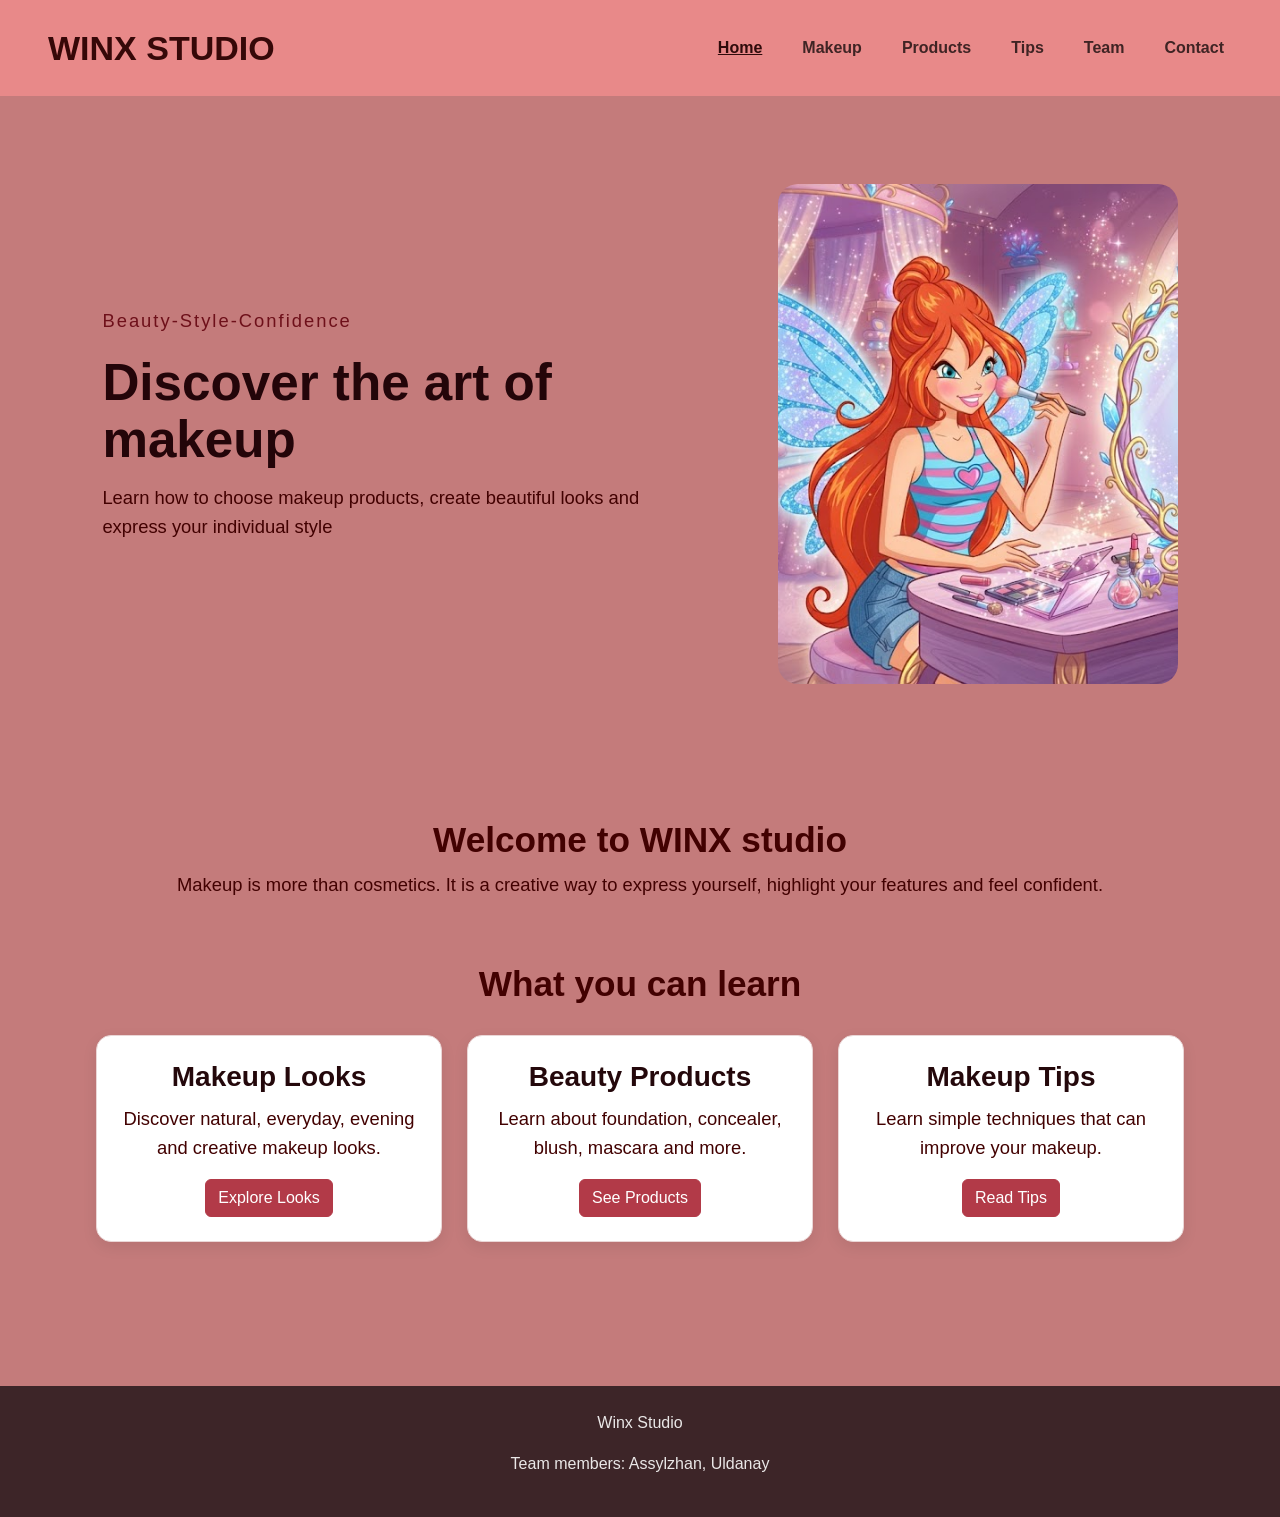
<file: index.html>
<!DOCTYPE html>
<html lang="en">
    <head>
        <meta charset="UTF-8">
        <meta name="viewport" content="width=device-width,initial-scale=1.0">
        <title>Winx Studio</title>
        <link href="https://cdn.jsdelivr.net/npm/bootstrap@5.3.3/dist/css/bootstrap.min.css" rel="stylesheet">
    <link rel="stylesheet" href="css/style.css">
    </head>
    <body>
        <header>
            <nav class="navbar navbar-expand-lg winx-navbar px-3 px-lg-5 py-3" aria-label="Main navigation">
            <a href="index.html" class="navbar-brand logo">WINX STUDIO</a>
            <button class="navbar-toggler" type="button" data-bs-toggle="collapse" data-bs-target="#mainNav" aria-controls="mainNav" aria-expanded="false" aria-label="Toggle navigation">
                <span class="navbar-toggler-icon"></span>
            </button>
            <div class="collapse navbar-collapse" id="mainNav">
                <ul class="navbar-nav ms-auto gap-lg-4">
                    <li class="nav-item"><a class="nav-link active" href="index.html" aria-current="page">Home</a></li>
                    <li class="nav-item"><a class="nav-link" href="makeup.html">Makeup</a></li>
                    <li class="nav-item"><a class="nav-link" href="products.html">Products</a></li>
                    <li class="nav-item"><a class="nav-link" href="tips.html">Tips</a></li>
                    <li class="nav-item"><a class="nav-link" href="team.html">Team</a></li>
                    <li class="nav-item"><a class="nav-link" href="contact.html">Contact</a></li>
                </ul>
            </div>
        </nav>
        </header>

        <main class="container-fluid px-0">
            <section class="hero">
                <div class="hero-text">
                    <p class="small-title">Beauty-Style-Confidence</p>
                    <h1>Discover the art of makeup</h1>
                    <p>Learn how to choose makeup products, create beautiful looks and express your individual style</p>
                </div>
                <div class="hero-image">
                    <img src="images/image.png" alt="Makeup">
                </div>
            </section>

            <section class="about-section py-5 px-3 px-md-5">
                <h2>Welcome to WINX studio</h2>
                <p>
                    Makeup is more than cosmetics.
                    It is a creative way to express yourself,
                    highlight your features and feel confident.
                </p>

                <section class="cards-section py-5 px-3 px-md-5">
                    <h2>What you can learn</h2>

                    <div class="cards">
                        <div class="winx-card p-4">
                            <h3>Makeup Looks</h3>
                            <p>
                                Discover natural, everyday,
                                evening and creative makeup looks.
                            </p>
                            <a href="makeup.html" class="btn btn-danger">Explore Looks</a>
                        </div>

                        <div class="winx-card p-4">
                            <h3>Beauty Products</h3>
                            <p>
                                Learn about foundation,
                                concealer, blush, mascara and more.
                            </p>
                            <a href="products.html" class="btn btn-danger">See Products</a>
                        </div>

                        <div class="winx-card p-4">
                            <h3>Makeup Tips</h3>
                            <p>
                                Learn simple techniques
                                that can improve your makeup.
                            </p>
                            <a href="tips.html" class="btn btn-danger">Read Tips</a>
                        </div>
                    </div>
                </section>
            </section>
        </main>

        <footer class="p-4 mt-5">
        <p>Winx Studio</p>
        <p>Team members: Assylzhan, Uldanay</p>
    </footer>
        <script src="https://cdn.jsdelivr.net/npm/bootstrap@5.3.3/dist/js/bootstrap.bundle.min.js"></script>
</body>
</html>
</file>
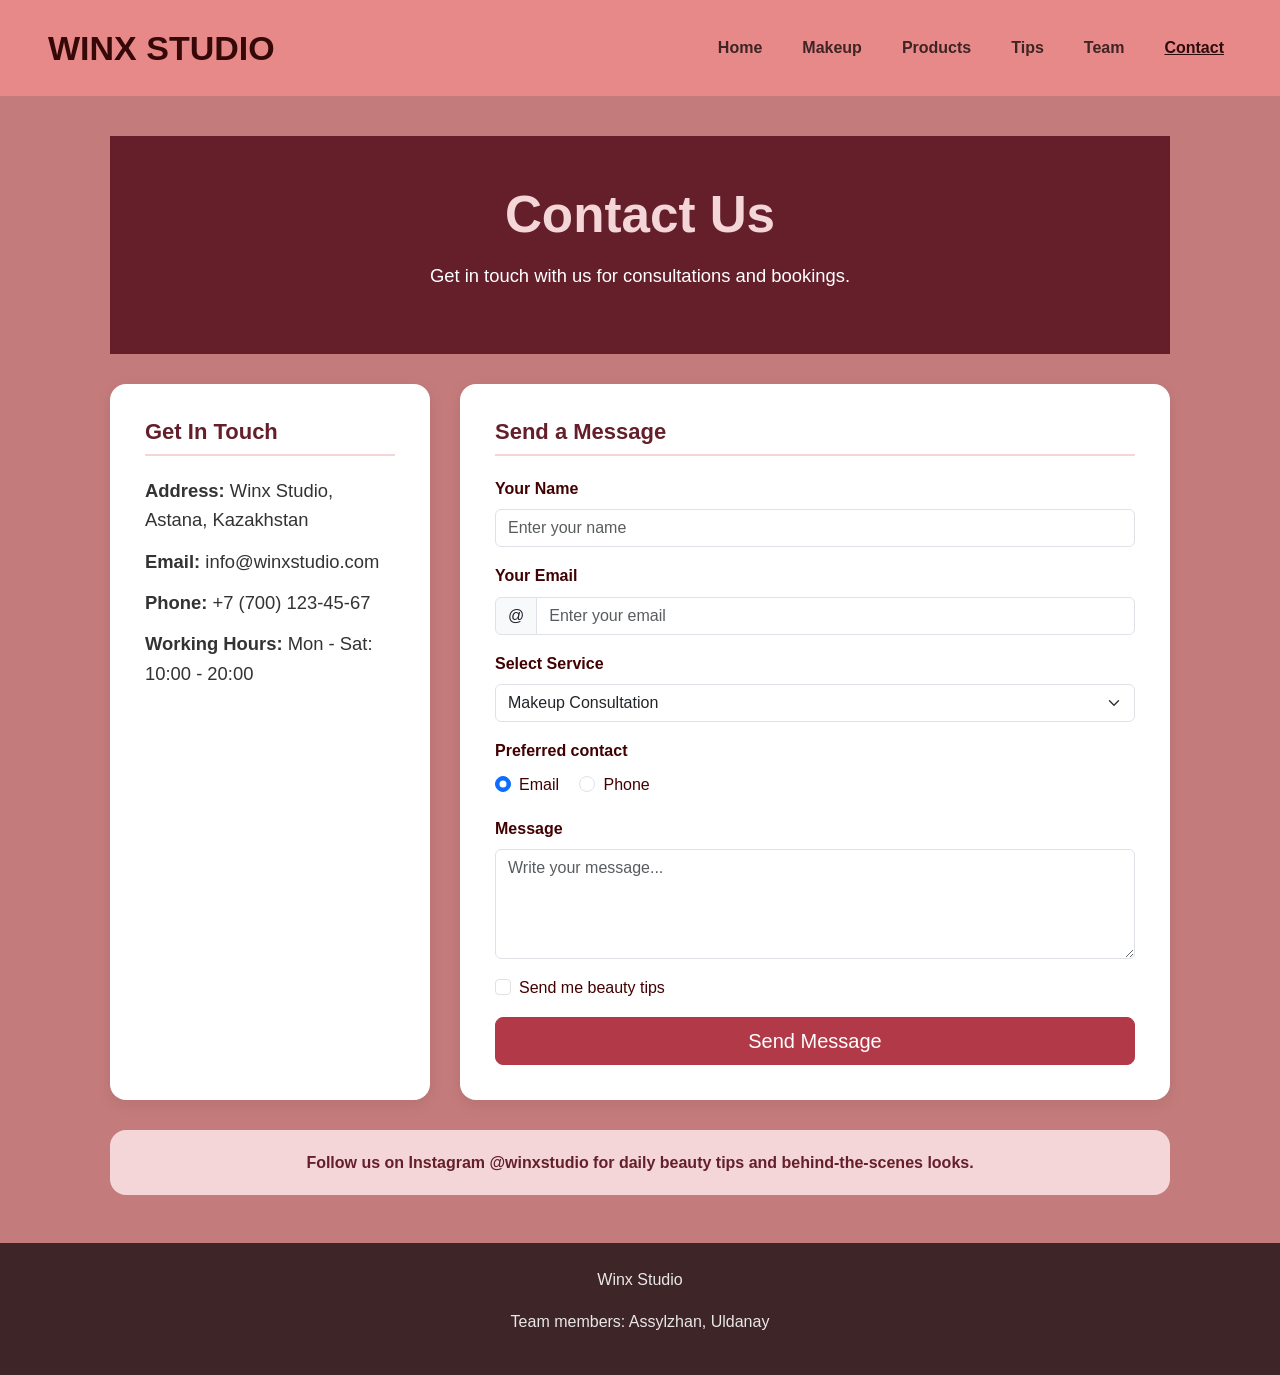
<file: contact.html>
<!DOCTYPE html>
<html lang="en">
<head>
    <meta charset="UTF-8">
    <meta name="viewport" content="width=device-width, initial-scale=1.0">
    <title>Contact Us - Winx Studio</title>
    <link href="https://cdn.jsdelivr.net/npm/bootstrap@5.3.3/dist/css/bootstrap.min.css" rel="stylesheet">
    <link rel="stylesheet" href="css/style.css">
</head>
<body>
    <header>
        <nav class="navbar navbar-expand-lg winx-navbar px-3 px-lg-5 py-3" aria-label="Main navigation">
            <a href="index.html" class="navbar-brand logo">WINX STUDIO</a>
            <button class="navbar-toggler" type="button" data-bs-toggle="collapse" data-bs-target="#mainNav" aria-controls="mainNav" aria-expanded="false" aria-label="Toggle navigation">
                <span class="navbar-toggler-icon"></span>
            </button>
            <div class="collapse navbar-collapse" id="mainNav">
                <ul class="navbar-nav ms-auto gap-lg-4">
                    <li class="nav-item"><a class="nav-link" href="index.html">Home</a></li>
                    <li class="nav-item"><a class="nav-link" href="makeup.html">Makeup</a></li>
                    <li class="nav-item"><a class="nav-link" href="products.html">Products</a></li>
                    <li class="nav-item"><a class="nav-link" href="tips.html">Tips</a></li>
                    <li class="nav-item"><a class="nav-link" href="team.html">Team</a></li>
                    <li class="nav-item"><a class="nav-link active" href="contact.html" aria-current="page">Contact</a></li>
                </ul>
            </div>
        </nav>
    </header>

    <main class="container-fluid px-0">
        <div class="container">
            <div class="contact-grid">
                <section class="page-title py-4 py-md-5 px-3 mb-0">
                    <h1>Contact Us</h1>
                    <p>Get in touch with us for consultations and bookings.</p>
                </section>

                <div class="contact-info">
                    <h3>Get In Touch</h3>
                    <p><strong>Address:</strong> Winx Studio, Astana, Kazakhstan</p>
                    <p><strong>Email:</strong> info@winxstudio.com</p>
                    <p><strong>Phone:</strong> +7 (700) 123-45-67</p>
                    <p><strong>Working Hours:</strong> Mon - Sat: 10:00 - 20:00</p>
                </div>

                <div class="contact-main">
                    <form id="contact-form">
                        <h3>Send a Message</h3>
                        <div class="mb-3">
                            <label for="name" class="form-label fw-bold">Your Name</label>
                            <input type="text" class="form-control" id="name" placeholder="Enter your name" required>
                        </div>

                        <div class="mb-3">
                            <label for="email" class="form-label fw-bold">Your Email</label>
                            <div class="input-group"><span class="input-group-text">@</span><input type="email" class="form-control" id="email" placeholder="Enter your email" required></div>
                        </div>

                        <div class="mb-3">
                            <label for="service" class="form-label fw-bold">Select Service</label>
                            <select class="form-select" id="service">
                                <option value="makeup">Makeup Consultation</option>
                                <option value="products">Product Recommendation</option>
                                <option value="other">Other Query</option>
                            </select>
                        </div>

                        <fieldset class="mb-3">
                            <legend class="fs-6 fw-bold">Preferred contact</legend>
                            <div class="form-check form-check-inline"><input class="form-check-input" type="radio" name="contact" id="byEmail" checked><label class="form-check-label" for="byEmail">Email</label></div>
                            <div class="form-check form-check-inline"><input class="form-check-input" type="radio" name="contact" id="byPhone"><label class="form-check-label" for="byPhone">Phone</label></div>
                        </fieldset>

                        <div class="mb-3">
                            <label for="message" class="form-label fw-bold">Message</label>
                            <textarea class="form-control" id="message" rows="4" placeholder="Write your message..." required></textarea>
                        </div>

                        <div class="form-check mb-3"><input class="form-check-input" type="checkbox" id="news"><label class="form-check-label" for="news">Send me beauty tips</label></div>
                        <button type="submit" class="btn btn-danger btn-lg w-100">Send Message</button>
                    </form>
                </div>

                <div class="contact-note">
                    Follow us on Instagram @winxstudio for daily beauty tips and behind-the-scenes looks.
                </div>
            </div>
        </div>
    </main>

    <footer class="p-4 mt-5">
        <p>Winx Studio</p>
        <p>Team members: Assylzhan, Uldanay</p>
    </footer>
    <script src="https://cdn.jsdelivr.net/npm/bootstrap@5.3.3/dist/js/bootstrap.bundle.min.js"></script>
</body>
</html>
</file>
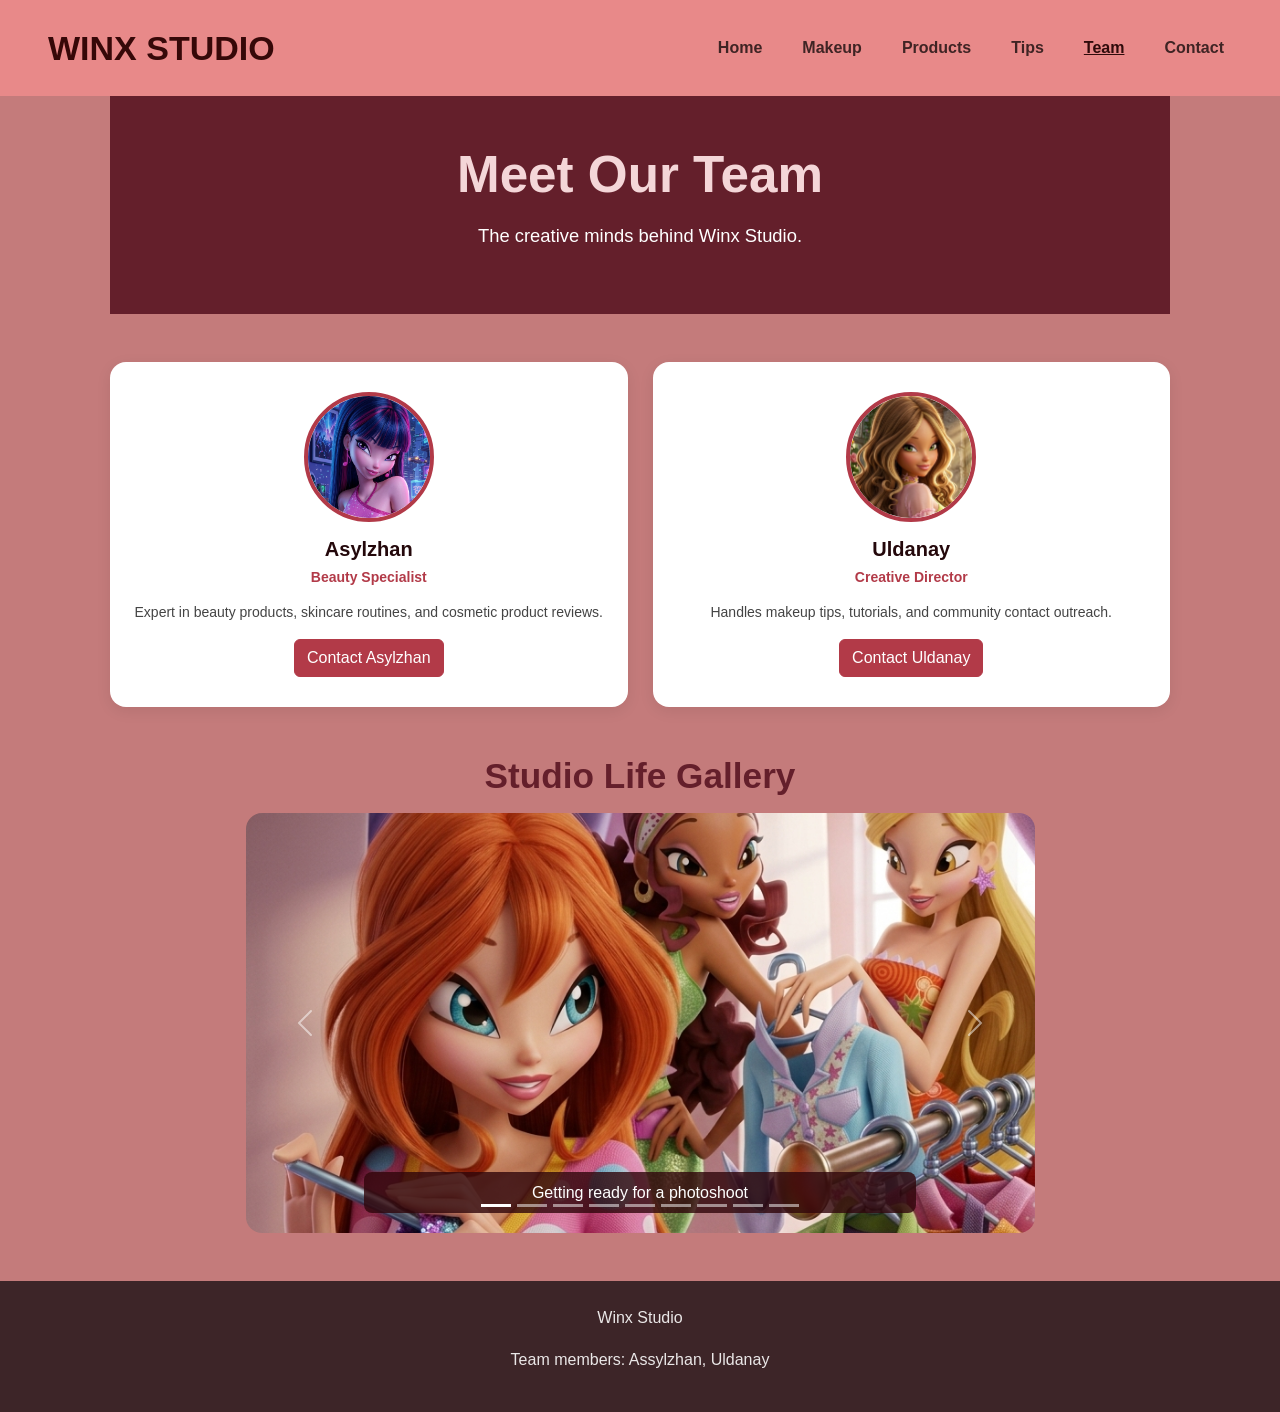
<file: team.html>
<!DOCTYPE html>
<html lang="en">
<head>
    <meta charset="UTF-8">
    <meta name="viewport" content="width=device-width, initial-scale=1.0">
    <title>Our Team - Winx Studio</title>
    <link href="https://cdn.jsdelivr.net/npm/bootstrap@5.3.3/dist/css/bootstrap.min.css" rel="stylesheet">
    <link rel="stylesheet" href="css/style.css">
</head>
<body>
    <header>
        <nav class="navbar navbar-expand-lg winx-navbar px-3 px-lg-5 py-3" aria-label="Main navigation">
            <a href="index.html" class="navbar-brand logo">WINX STUDIO</a>
            <button class="navbar-toggler" type="button" data-bs-toggle="collapse" data-bs-target="#mainNav" aria-controls="mainNav" aria-expanded="false" aria-label="Toggle navigation">
                <span class="navbar-toggler-icon"></span>
            </button>
            <div class="collapse navbar-collapse" id="mainNav">
                <ul class="navbar-nav ms-auto gap-lg-4">
                    <li class="nav-item"><a class="nav-link" href="index.html">Home</a></li>
                    <li class="nav-item"><a class="nav-link" href="makeup.html">Makeup</a></li>
                    <li class="nav-item"><a class="nav-link" href="products.html">Products</a></li>
                    <li class="nav-item"><a class="nav-link" href="tips.html">Tips</a></li>
                    <li class="nav-item"><a class="nav-link active" href="team.html" aria-current="page">Team</a></li>
                    <li class="nav-item"><a class="nav-link" href="contact.html">Contact</a></li>
                </ul>
            </div>
        </nav>
    </header>

    <main class="container-fluid px-0">
        <div class="container">
            <section class="page-title py-4 py-md-5 px-3 mb-4 mb-md-5">
                <h1>Meet Our Team</h1>
                <p>The creative minds behind Winx Studio.</p>
            </section>

            <section class="team-grid">
                <div class="team-card">
                    <img src="images/musa.png" alt="Asylzhan" class="profile-img">
                    <h3>Asylzhan</h3>
                    <span class="role">Beauty Specialist</span>
                    <p>Expert in beauty products, skincare routines, and cosmetic product reviews.</p>
                    <a href="mailto:asylzhan@winxstudio.com" class="btn btn-danger">Contact Asylzhan</a>
                </div>

                <div class="team-card">
                    <img src="images/flora.png" alt="Uldanay" class="profile-img">
                    <h3>Uldanay</h3>
                    <span class="role">Creative Director</span>
                    <p>Handles makeup tips, tutorials, and community contact outreach.</p>
                    <a href="mailto:uldanay@winxstudio.com" class="btn btn-danger">Contact Uldanay</a>
                </div>
            </section>

            <h2 class="gallery-title text-center mt-5 mb-3">Studio Life Gallery</h2>
            <div class="row justify-content-center mb-5">
                <div class="col-12 col-lg-9">
                    <div id="studioCarousel" class="carousel slide" data-bs-ride="carousel" aria-label="Studio life gallery">
                        <div class="carousel-indicators">
                            <button type="button" data-bs-target="#studioCarousel" data-bs-slide-to="0" class="active" aria-current="true" aria-label="Slide 1"></button>
                            <button type="button" data-bs-target="#studioCarousel" data-bs-slide-to="1" aria-label="Slide 2"></button>
                            <button type="button" data-bs-target="#studioCarousel" data-bs-slide-to="2" aria-label="Slide 3"></button>
                            <button type="button" data-bs-target="#studioCarousel" data-bs-slide-to="3" aria-label="Slide 4"></button>
                            <button type="button" data-bs-target="#studioCarousel" data-bs-slide-to="4" aria-label="Slide 5"></button>
                            <button type="button" data-bs-target="#studioCarousel" data-bs-slide-to="5" aria-label="Slide 6"></button>
                            <button type="button" data-bs-target="#studioCarousel" data-bs-slide-to="6" aria-label="Slide 7"></button>
                            <button type="button" data-bs-target="#studioCarousel" data-bs-slide-to="7" aria-label="Slide 8"></button>
                            <button type="button" data-bs-target="#studioCarousel" data-bs-slide-to="8" aria-label="Slide 9"></button>
                        </div>
                        <div class="carousel-inner rounded-4">
                            <div class="carousel-item active">
                                <img src="images/getready.png" class="d-block w-100" alt="Getting ready for a photoshoot">
                                <div class="carousel-caption d-none d-md-block py-2"><p class="mb-0">Getting ready for a photoshoot</p></div>
                            </div>
                            <div class="carousel-item">
                                <img src="images/skincare.png" class="d-block w-100" alt="Skincare consultation">
                                <div class="carousel-caption d-none d-md-block py-2"><p class="mb-0">Skincare consultation</p></div>
                            </div>
                            <div class="carousel-item">
                                <img src="images/meeting.png" class="d-block w-100" alt="Creative direction meeting">
                                <div class="carousel-caption d-none d-md-block py-2"><p class="mb-0">Creative direction meeting</p></div>
                            </div>
                            <div class="carousel-item">
                                <img src="images/behind.png" class="d-block w-100" alt="Behind the scenes">
                                <div class="carousel-caption d-none d-md-block py-2"><p class="mb-0">Behind the scenes</p></div>
                            </div>
                            <div class="carousel-item">
                                <img src="images/client.png" class="d-block w-100" alt="Client makeover">
                                <div class="carousel-caption d-none d-md-block py-2"><p class="mb-0">Client makeover</p></div>
                            </div>
                            <div class="carousel-item">
                                <img src="images/test.png" class="d-block w-100" alt="Product testing">
                                <div class="carousel-caption d-none d-md-block py-2"><p class="mb-0">Product testing</p></div>
                            </div>
                            <div class="carousel-item">
                                <img src="images/team.png" class="d-block w-100" alt="Team brainstorm">
                                <div class="carousel-caption d-none d-md-block py-2"><p class="mb-0">Team brainstorm</p></div>
                            </div>
                            <div class="carousel-item">
                                <img src="images/final.png" class="d-block w-100" alt="Final touches">
                                <div class="carousel-caption d-none d-md-block py-2"><p class="mb-0">Final touches</p></div>
                            </div>
                            <div class="carousel-item">
                                <img src="images/stud.png" class="d-block w-100" alt="Studio interior">
                                <div class="carousel-caption d-none d-md-block py-2"><p class="mb-0">Studio interior</p></div>
                            </div>
                        </div>
                        <button class="carousel-control-prev" type="button" data-bs-target="#studioCarousel" data-bs-slide="prev"><span class="carousel-control-prev-icon" aria-hidden="true"></span><span class="visually-hidden">Previous</span></button>
                        <button class="carousel-control-next" type="button" data-bs-target="#studioCarousel" data-bs-slide="next"><span class="carousel-control-next-icon" aria-hidden="true"></span><span class="visually-hidden">Next</span></button>
                    </div>
                </div>
            </div>
        </div>
    </main>

    <footer class="p-4 mt-5">
        <p>Winx Studio</p>
        <p>Team members: Assylzhan, Uldanay</p>
    </footer>
    <script src="https://cdn.jsdelivr.net/npm/bootstrap@5.3.3/dist/js/bootstrap.bundle.min.js"></script>
</body>
</html>
</file>
<file: css/style.css>
/* ===== Общие настройки страницы ===== */

* {
    margin: 0;
    padding: 0;
    box-sizing: border-box;
}

body {
    font-family: Arial;
    font-weight: 400;
    background-color: rgb(196, 123, 123);
    color: rgb(66, 1, 1);
    line-height: 1.6;
}

/* ===== Контейнер ===== */

.container {
    max-width: 1100px;
    margin: 0 auto;
    padding: 0 20px;
}


/* ===== Навигация ===== */

.logo {
    font-family: Arial;
    color: rgb(54, 8, 8);
    font-size: 34px;
    font-weight: 700;
    text-decoration: none;
}

.navbar {
    display: flex;
    justify-content: space-between;
    align-items: center;
    padding: 20px 60px;
    background-color: rgba(234, 139, 139, 0.949);
}

.nav-menu {
    display: flex;
    align-items: center;
    gap: 40px;
    list-style: none;
}

.nav-menu a {
    font-family: Arial;
    color: rgb(63, 36, 36);
    text-decoration: none;
    font-weight: 600;
    transition: 0.3s;
}

.nav-menu a:hover,
.nav-menu a.active {
    color: rgb(47, 11, 11);
    text-decoration: underline;
}


/* ===== Hero section ===== */

.hero {
    min-height: 75vh;
    display: flex;
    align-items: center;
    justify-content: space-between;
    gap: 50px;
    padding: 70px 8%;
}

.hero-text {
    max-width: 550px;
}

.small-title {
    color: #6e101a;
    font-weight: 700;
    letter-spacing: 2px;
}

.hero h1 {
    line-height: 1.1;
    margin: 15px 0;
    color: #230509;
    font-weight: 700;
}

.hero p {
    margin-bottom: 20px;
    font-weight: 400;
}

.hero-image img {
    width: 400px;
    height: 500px;
    object-fit: cover;
    border-radius: 20px;
}


/* ===== Buttons ===== */

.button {
    display: inline-block;
    padding: 12px 25px;
    background-color: #B23A48;
    color: white;
    text-decoration: none;
    font-weight: 700;
    border-radius: 8px;
    transition: 0.3s;
}

.button:hover {
    background-color: #641F2B;
    transform: translateY(-2px);
}


/* ===== About / Cards ===== */

.about-section,
.cards-section {
    text-align: center;
}

.cards {
    display: flex;
    justify-content: center;
    align-items: stretch;
    gap: 25px;
    margin-top: 30px;
    flex-wrap: wrap;
}

.winx-card {
    width: calc((100% - 50px) / 3);
    display: flex;
    flex-direction: column;
    align-items: center;
    background-color: white;
    border: 1px solid #ead6d6;
    border-radius: 15px;
    box-shadow: 0 5px 15px rgba(0, 0, 0, 0.08);
    transition: transform 0.25s ease, box-shadow 0.25s ease;
}

.winx-card:hover {
    transform: translateY(-8px);
    box-shadow: 0 12px 25px rgba(0, 0, 0, 0.15);
}

.winx-card h3 {
    color: #24080b;
    margin-bottom: 10px;
    font-weight: 700;
}

.winx-card p {
    flex-grow: 1;
    font-weight: 400;
}


/* ===== Page title ===== */

.page-title {
    background-color: #641F2B;
    color: white;
    text-align: center;
}

.page-title h1 {
    color: #F4D6D8;
    margin-bottom: 15px;
    font-weight: 700;
}

.page-title p {
    color: white;
    font-weight: 400;
}


/* ===== Content ===== */

.content {
    width: 85%;
    max-width: 1000px;
    background-color: #FFF5F5;
    border: 2px solid #F4D6D8;
    border-radius: 20px;
}

.content h2 {
    color: #641F2B;
    margin-top: 25px;
    margin-bottom: 15px;
    border-bottom: 2px solid #B23A48;
    padding-bottom: 8px;
    font-weight: 700;
}

.content ol,
.content ul {
    padding-left: 30px;
    margin-bottom: 30px;
}

.content li {
    color: #641F2B;
    margin-bottom: 10px;
    font-weight: 400;
}

.content li::marker {
    color: #B23A48;
    font-weight: 700;
}

.content img {
    display: block;
    width: 70%;
    max-width: 600px;
    height: 400px;
    object-fit: cover;
    margin: 35px auto;
    border-radius: 20px;
    border: 5px solid #F4D6D8;
}


/* ===== Highlight ===== */

.highlight {
    background-color: #F4D6D8;
    border-left: 8px solid #B23A48;
    border-radius: 16px;
}

.highlight h3 {
    color: #641F2B;
    font-size: 24px;
    font-weight: 700;
    margin-bottom: 10px;
}

.highlight p {
    color: #641F2B;
    font-weight: 400;
}


/* ===== Team ===== */

.team-grid {
    display: flex;
    gap: 25px;
    justify-content: center;
    flex-wrap: wrap;
    margin: 40px 0;
}

.team-card {
    background-color: #ffffff;
    padding: 30px 20px;
    border-radius: 16px;
    text-align: center;
    flex: 1;
    min-width: 250px;
    display: flex;
    flex-direction: column;
    align-items: center;
    box-shadow: 0 4px 15px rgba(0, 0, 0, 0.08);
    transition: transform 0.25s ease, box-shadow 0.25s ease;
}

.team-card:hover {
    transform: translateY(-8px);
    box-shadow: 0 12px 25px rgba(0, 0, 0, 0.15);
}

.profile-img {
    width: 130px;
    height: 130px;
    border-radius: 50%;
    object-fit: cover;
    border: 4px solid #B23A48;
    margin-bottom: 15px;
}

.team-card h3 {
    font-size: 20px;
    color: #24080b;
    margin-bottom: 5px;
    font-weight: 700;
}

.role {
    display: inline-block;
    color: #B23A48;
    font-size: 14px;
    font-weight: 700;
    margin-bottom: 12px;
}

.team-card p {
    flex-grow: 1;
    font-size: 14px;
    color: #444444;
    font-weight: 400;
}

.btn-card {
    display: inline-block;
    margin-top: 18px;
    padding: 10px 22px;
    background-color: #B23A48;
    color: #ffffff;
    text-decoration: none;
    border-radius: 8px;
    font-size: 14px;
    font-weight: 700;
    transition: background-color 0.25s ease, transform 0.25s ease;
}

.btn-card:hover {
    background-color: #641F2B;
    transform: translateY(-2px);
}


/* ===== Gallery ===== */

.gallery-title {
    text-align: center;
    color: #641F2B;
    margin: 50px 0 20px;
    font-weight: 700;
}

.gallery-grid {
    display: grid;
    grid-template-columns: repeat(3, 1fr);
    gap: 18px;
    margin-bottom: 40px;
}

.gallery-item {
    position: relative;
    overflow: hidden;
    border-radius: 12px;
}

.gallery-grid .gallery-item {
    aspect-ratio: 1 / 1;
}

.gallery-grid .gallery-item img {
    width: 100%;
    height: 100%;
    object-fit: cover;
    display: block;
    transition: transform 0.35s ease;
}

.gallery-grid .gallery-item:hover img {
    transform: scale(1.08);
}

.gallery-caption {
    position: absolute;
    inset: 0;
    display: flex;
    align-items: flex-end;
    padding: 16px;
    background: linear-gradient(
        to top,
        rgba(48, 6, 10, 0.85),
        rgba(48, 6, 10, 0)
    );
    color: #ffffff;
    font-size: 15px;
    font-weight: 700;
    opacity: 0;
    transition: opacity 0.3s ease;
}

.gallery-item:hover .gallery-caption {
    opacity: 1;
}


/* ===== Contact ===== */

.contact-grid {
    display: grid;
    grid-template-columns: 320px 1fr;
    grid-template-areas:
        "title title"
        "sidebar main"
        "note note";
    gap: 30px;
    margin: 40px 0;
}

.contact-grid .page-title {
    grid-area: title;
    margin-bottom: 0;
}

.contact-info {
    grid-area: sidebar;
}

.contact-main {
    grid-area: main;
}

.contact-note {
    grid-area: note;
    background-color: #F4D6D8;
    border-radius: 16px;
    padding: 20px 30px;
    text-align: center;
    color: #641F2B;
    font-weight: 700;
}

.contact-wrapper {
    display: flex;
    gap: 30px;
    margin: 40px 0;
}

.contact-info,
#contact-form {
    background-color: #ffffff;
    padding: 35px;
    border-radius: 16px;
    box-shadow: 0 4px 15px rgba(0, 0, 0, 0.08);
}

.contact-info h3,
#contact-form h3 {
    color: #641F2B;
    font-size: 22px;
    margin-bottom: 20px;
    border-bottom: 2px solid #F4D6D8;
    padding-bottom: 8px;
    font-weight: 700;
}

.contact-info p {
    margin-bottom: 12px;
    color: #333333;
    font-weight: 400;
}

#contact-form {
    flex: 1.5;
}

.form-group {
    margin-bottom: 18px;
    display: flex;
    flex-direction: column;
}

.form-group label {
    font-size: 14px;
    font-weight: 700;
    margin-bottom: 6px;
    color: #24080b;
}

.form-group input,
.form-group select,
.form-group textarea {
    padding: 12px;
    border: 1px solid #ead6d6;
    border-radius: 8px;
    background-color: #fafafa;
    font-family: Arial;
    font-size: 14px;
    font-weight: 400;
}

.form-group input:focus,
.form-group select:focus,
.form-group textarea:focus {
    outline: none;
    border-color: #B23A48;
    background-color: #ffffff;
}

.btn-primary {
    background-color: #B23A48;
    color: #ffffff;
    padding: 14px;
    border: none;
    border-radius: 8px;
    font-weight: 700;
    cursor: pointer;
    width: 100%;
    font-size: 15px;
    transition: background-color 0.3s;
}

.btn-primary:hover {
    background-color: #641F2B;
}


/* ===== Products table ===== */

.products-table {
    width: 100%;
    border-collapse: collapse;
    margin: 30px 0 40px;
    background-color: white;
}

.products-table th {
    background-color: #641F2B;
    color: white;
    padding: 15px;
    text-align: left;
    font-size: 17px;
    font-weight: 700;
}

.products-table td {
    padding: 15px;
    border: 1px solid #F4D6D8;
    color: #641F2B;
    font-size: 16px;
    font-weight: 400;
}

.products-table tr:nth-child(even) {
    background-color: #FFF5F5;
}

.products-table tr:hover {
    background-color: #F4D6D8;
}

.products-table td:first-child {
    width: 60px;
    text-align: center;
    font-weight: 700;
}

.products-table td:nth-child(2) {
    width: 25%;
}


/* ===== Assignment page ===== */

.assignment-page {
    display: grid;
    grid-template-columns: 220px 1fr;
    grid-template-areas:
        "header header"
        "sidebar main"
        "footer footer";
    min-height: 100vh;
}

.site-header {
    grid-area: header;
}

.sidebar {
    grid-area: sidebar;
    background-color: #F4D6D8;
    color: #641F2B;
}

.sidebar h2 {
    margin-bottom: 15px;
    font-weight: 700;
}

.sidebar ul {
    padding-left: 20px;
}

.sidebar li {
    margin-bottom: 10px;
    font-weight: 400;
}

.main-content {
    grid-area: main;
}

.site-footer {
    grid-area: footer;
}

.assignment-page .site-footer {
    margin-top: 0;
}


/* ===== Products ===== */

.products-section {
    text-align: center;
}

.products-section h2 {
    color: #641F2B;
    margin-bottom: 30px;
    font-weight: 700;
}

.product-cards {
    display: flex;
    gap: 25px;
    align-items: stretch;
}

.product-card {
    flex: 1;
    display: flex;
    flex-direction: column;
    background-color: #FFF5F5;
    border: 2px solid #F4D6D8;
    border-radius: 15px;
    transition: 0.3s;
}

.product-card:hover {
    transform: translateY(-8px);
    box-shadow: 0 10px 20px rgba(0, 0, 0, 0.2);
}

.product-card img {
    width: 100%;
    height: 220px;
    object-fit: cover;
    border-radius: 12px;
}

.product-card h3 {
    color: #641F2B;
    margin-top: 20px;
    margin-bottom: 10px;
    font-weight: 700;
}

.product-card p {
    flex-grow: 1;
    margin-bottom: 20px;
    font-weight: 400;
}

.card-button {
    display: inline-block;
    background-color: #B23A48;
    color: white;
    text-decoration: none;
    padding: 10px 20px;
    border-radius: 8px;
    font-weight: 700;
    transition: 0.3s;
}

.card-button:hover {
    background-color: #641F2B;
}


/* ===== Gallery section ===== */

.gallery-section h2 {
    color: #641F2B;
    text-align: center;
    margin-bottom: 30px;
    font-weight: 700;
}

.gallery {
    display: grid;
    grid-template-columns: repeat(3, 1fr);
    gap: 20px;
}

.gallery .gallery-item {
    border-radius: 15px;
}

.gallery .gallery-item img {
    width: 100%;
    height: 250px;
    object-fit: cover;
    display: block;
    transition: 0.3s;
}

.caption {
    position: absolute;
    bottom: 0;
    left: 0;
    width: 100%;
    padding: 15px;
    background-color: rgba(100, 31, 43, 0.85);
    color: white;
    text-align: center;
    opacity: 0;
    transition: 0.3s;
    font-weight: 700;
}

.gallery-item:hover .caption {
    opacity: 1;
}

.gallery .gallery-item:hover img {
    transform: scale(1.05);
}


/* ===== Home page ===== */

.home-page {
    background-color: #fff7f7;
}

.home-hero {
    width: 88%;
    max-width: 1200px;
    margin: 45px auto 70px;
    display: flex;
    align-items: center;
    justify-content: space-between;
    gap: 55px;
    padding: 50px;
    background-color: #FFF5F5;
    border: 2px solid #F4D6D8;
    border-radius: 24px;
    box-shadow: 0 8px 25px rgba(100, 31, 43, 0.08);
}

.home-hero-text,
.home-hero-image {
    flex: 1;
}

.home-hero-text h1 {
    font-size: 52px;
    line-height: 1.1;
    color: #641F2B;
    margin: 12px 0 20px;
    font-weight: 700;
}

.home-hero-description {
    max-width: 540px;
    font-size: 18px;
    line-height: 1.7;
    color: #5d3439;
    margin-bottom: 28px;
    font-weight: 400;
}

.home-actions {
    display: flex;
    gap: 15px;
    flex-wrap: wrap;
}

.home-primary-button,
.home-secondary-button {
    display: inline-block;
    padding: 13px 25px;
    text-decoration: none;
    font-weight: 700;
    border: 2px solid #B23A48;
    border-radius: 10px;
    transition: 0.3s;
}

.home-primary-button {
    background-color: #B23A48;
    color: white;
    box-shadow: 0 5px 12px rgba(100, 31, 43, 0.18);
}

.home-primary-button:hover {
    background-color: #641F2B;
    border-color: #641F2B;
    transform: translateY(-3px);
    box-shadow: 0 8px 16px rgba(100, 31, 43, 0.25);
}

.home-secondary-button {
    background-color: transparent;
    color: #641F2B;
}

.home-secondary-button:hover {
    background-color: #F4D6D8;
    transform: translateY(-3px);
}

.home-hero-image img {
    width: 100%;
    height: 430px;
    object-fit: cover;
    display: block;
    border-radius: 20px;
}

.home-about {
    width: 75%;
    max-width: 850px;
    margin: 0 auto 70px;
    text-align: center;
}

.home-about h2 {
    color: #641F2B;
    font-size: 34px;
    margin: 10px 0 18px;
    font-weight: 700;
}

.home-about p {
    line-height: 1.7;
    font-weight: 400;
}

.home-cards-section {
    width: 88%;
    max-width: 1200px;
    margin: 0 auto 70px;
    text-align: center;
}

.home-cards-section h2 {
    color: #641F2B;
    font-size: 34px;
    margin-bottom: 10px;
    font-weight: 700;
}

.home-section-description {
    margin-bottom: 30px;
    font-weight: 400;
}

.home-cards {
    display: flex;
    gap: 25px;
    align-items: stretch;
}

.home-card {
    flex: 1;
    display: flex;
    flex-direction: column;
    padding: 30px;
    background-color: #FFF5F5;
    border: 2px solid #F4D6D8;
    border-radius: 18px;
    box-shadow: 0 5px 15px rgba(100, 31, 43, 0.07);
    transition: 0.3s;
}

.home-card:hover {
    transform: translateY(-6px);
    box-shadow: 0 10px 22px rgba(100, 31, 43, 0.14);
}

.home-card h3 {
    color: #641F2B;
    font-size: 23px;
    margin-bottom: 12px;
    font-weight: 700;
}

.home-card p {
    flex-grow: 1;
    line-height: 1.6;
    margin-bottom: 22px;
    font-weight: 400;
}

.home-card-link {
    display: inline-block;
    padding: 10px 18px;
    background-color: #B23A48;
    color: white;
    text-decoration: none;
    font-weight: 700;
    border-radius: 9px;
    transition: 0.3s;
}

.home-card-link:hover {
    background-color: #641F2B;
}


/* ===== Footer ===== */

footer {
    background-color: #3d2528;
    color: rgb(234, 231, 231);
    text-align: center;
}

footer p {
    font-weight: 400;
}


/* =========================================================
   RESPONSIVE DESIGN
   ========================================================= */

@media (max-width: 900px) {

    .assignment-page {
        grid-template-columns: 1fr;
        grid-template-areas:
            "header"
            "sidebar"
            "main"
            "footer";
    }

    .navbar {
        flex-direction: column;
        gap: 20px;
    }

    .nav-menu {
        flex-wrap: wrap;
        justify-content: center;
        gap: 20px;
    }

    .product-cards,
    .home-cards {
        flex-direction: column;
        align-items: center;
    }

    .winx-card {
        width: 100%;
        max-width: 600px;
    }

    .gallery {
        grid-template-columns: repeat(2, 1fr);
    }

    .home-hero {
        flex-direction: column;
        padding: 35px;
    }

    .home-hero-text {
        text-align: center;
    }

    .home-hero-description {
        margin-left: auto;
        margin-right: auto;
    }

    .home-actions {
        justify-content: center;
    }

    .home-hero-image {
        width: 100%;
    }
}


@media (max-width: 768px) {

    .contact-grid {
        grid-template-columns: 1fr;
        grid-template-areas:
            "title"
            "sidebar"
            "main"
            "note";
    }

    .contact-wrapper {
        flex-direction: column;
    }
}


@media (max-width: 700px) {

    .gallery-grid {
        grid-template-columns: repeat(2, 1fr);
    }
}


@media (max-width: 600px) {

    .navbar {
        padding: 20px;
    }

    .nav-menu {
        gap: 15px;
    }

    .page-title {
        padding: 45px 20px;
    }

    .page-title h1 {
        font-size: 38px;
    }

    .content {
        width: 92%;
        padding: 25px;
    }

    .content img {
        width: 100%;
        height: 300px;
    }

    .products-section,
    .gallery-section {
        padding: 25px;
    }

    .gallery,
    .gallery-grid {
        grid-template-columns: 1fr;
    }

    .hero {
        flex-direction: column;
        padding: 45px 8%;
    }

    .hero h1 {
        font-size: 42px;
    }

    .hero-image img {
        width: 100%;
        max-width: 400px;
        height: 420px;
    }

    .home-hero {
        width: 92%;
        padding: 25px;
    }

    .home-hero-text h1 {
        font-size: 38px;
    }

    .home-hero-image img {
        height: 300px;
    }

    .home-about,
    .home-cards-section {
        width: 90%;
    }

    .home-actions {
        flex-direction: column;
    }

    .home-primary-button,
    .home-secondary-button {
        width: 100%;
        text-align: center;
    }
}


/* =========================================================
   ASSIGNMENT 3
   ========================================================= */


/* ===== Task 5: Bootstrap Navbar ===== */

.winx-navbar {
    background-color: rgba(234, 139, 139, 0.949);
}

.winx-navbar .logo {
    color: rgb(54, 8, 8);
    font-size: 34px;
    font-weight: 700;
    text-decoration: none;
}

.winx-navbar .nav-link {
    color: rgb(63, 36, 36);
    font-weight: 600;
}

.winx-navbar .nav-link:hover,
.winx-navbar .nav-link.active {
    color: rgb(47, 11, 11);
    text-decoration: underline;
}


/* ===== Task 6: Bootstrap buttons ===== */

.btn-danger {
    --bs-btn-bg: #B23A48;
    --bs-btn-border-color: #B23A48;
    --bs-btn-hover-bg: #641F2B;
    --bs-btn-hover-border-color: #641F2B;
    --bs-btn-active-bg: #641F2B;
    --bs-btn-active-border-color: #641F2B;
    --bs-btn-disabled-bg: #B23A48;
    --bs-btn-disabled-border-color: #B23A48;
    --bs-btn-focus-shadow-rgb: 178, 58, 72;
}

.btn-outline-danger {
    --bs-btn-color: #641F2B;
    --bs-btn-border-color: #B23A48;
    --bs-btn-hover-bg: #B23A48;
    --bs-btn-hover-border-color: #B23A48;
    --bs-btn-active-bg: #641F2B;
    --bs-btn-active-border-color: #641F2B;
    --bs-btn-focus-shadow-rgb: 178, 58, 72;
}


/* ===== Task 7: Carousel ===== */

.carousel-item img {
    height: 420px;
    object-fit: cover;
}

.carousel-caption {
    background: rgba(48, 6, 10, 0.8);
    border-radius: 8px;
}

.carousel-caption p {
    font-size: 1rem;
    font-weight: 400;
}

@media (max-width: 600px) {

    .carousel-item img {
        height: 260px;
    }
}


/* ===== Task 1: Responsive Typography ===== */

h1 {
    font-family: Arial;
    font-weight: 700;
    font-size: 1.9rem;
}

h2 {
    font-family: Arial;
    font-weight: 700;
    font-size: 1.4rem;
}

h3,
h4,
h5,
h6 {
    font-family: Arial;
    font-weight: 700;
}

main p,
main li,
.sidebar li {
    font-family: Arial;
    font-size: 1rem;
    font-weight: 400;
}

@media (min-width: 600px) {

    h1 {
        font-size: 2.5rem;
    }

    h2 {
        font-size: 1.8rem;
    }

    main p,
    main li,
    .sidebar li {
        font-size: 1.05rem;
    }
}

@media (min-width: 992px) {

    h1 {
        font-size: 3.2rem;
    }

    h2 {
        font-size: 2.2rem;
    }

    main p,
    main li,
    .sidebar li {
        font-size: 1.15rem;
    }
}


/* ===== Task 2: Responsive Cards ===== */

.cards {
    flex-wrap: wrap;
}

.winx-card {
    width: calc((100% - 50px) / 3);
}

@media (max-width: 991px) {

    .cards {
        flex-direction: row;
        align-items: stretch;
    }

    .winx-card {
        width: calc((100% - 25px) / 2);
        max-width: none;
    }
}

@media (max-width: 599px) {

    .cards {
        flex-direction: column;
        align-items: stretch;
    }

    .winx-card {
        width: 100%;
    }
}
</file>
